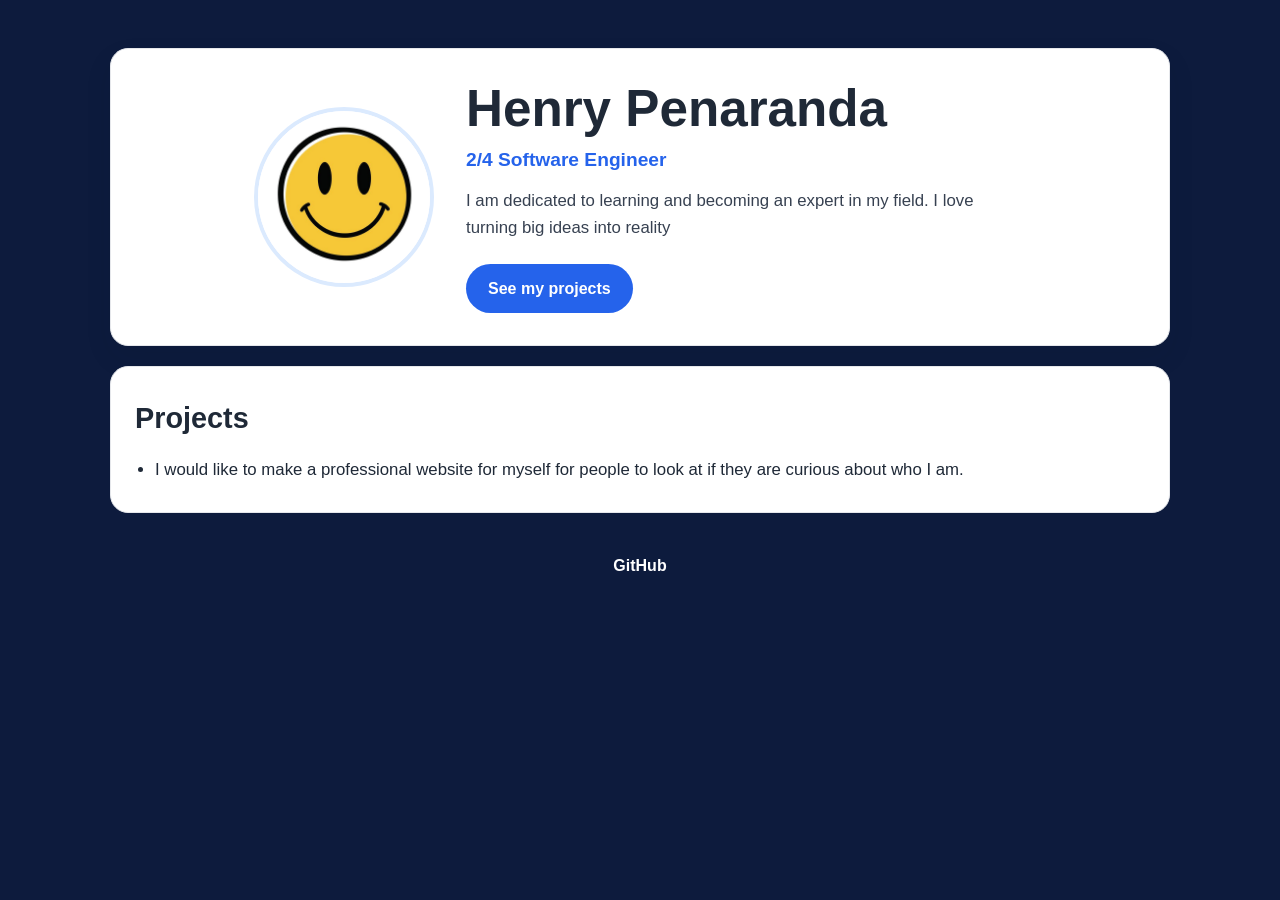
<file: labs/lab3/index.html>
<!DOCTYPE html>
<html lang="en">
  <head>
    <meta charset="UTF-8" />
    <meta name="viewport" content="width=device-width, initial-scale=1.0" />
    <title>Henry Penaranda</title>
    <link rel="stylesheet" href="./style.css" />
  </head>
  <body>
    <header class="site-header">
      <div class="hero">
        <img
          class="avatar"
          src="./assets/avatar.jpg"
          width="180"
          height="180"
          alt="Henry Penaranda"
        />
        <div class="hero-copy">
          <h1>Henry Penaranda</h1>
          <p class="subtitle">2/4 Software Engineer</p>
          <p class="bio">I am dedicated to learning and becoming an expert in my field. I love turning big ideas into reality</p>
          <a class="button" href="#projects">See my projects</a>
        </div>
      </div>
    </header>

    <main>
      <section id="projects" class="projects">
        <h2>Projects</h2>
        <ul>
          <li>I would like to make a professional website for myself for people to look at if they are curious about who I am.</li>
        </ul>
      </section>
    </main>

    <footer class="site-footer">
      <a href="https://github.com/hpenaran" target="_blank" rel="noopener">GitHub</a>
    </footer>
  </body>
</html>
</file>
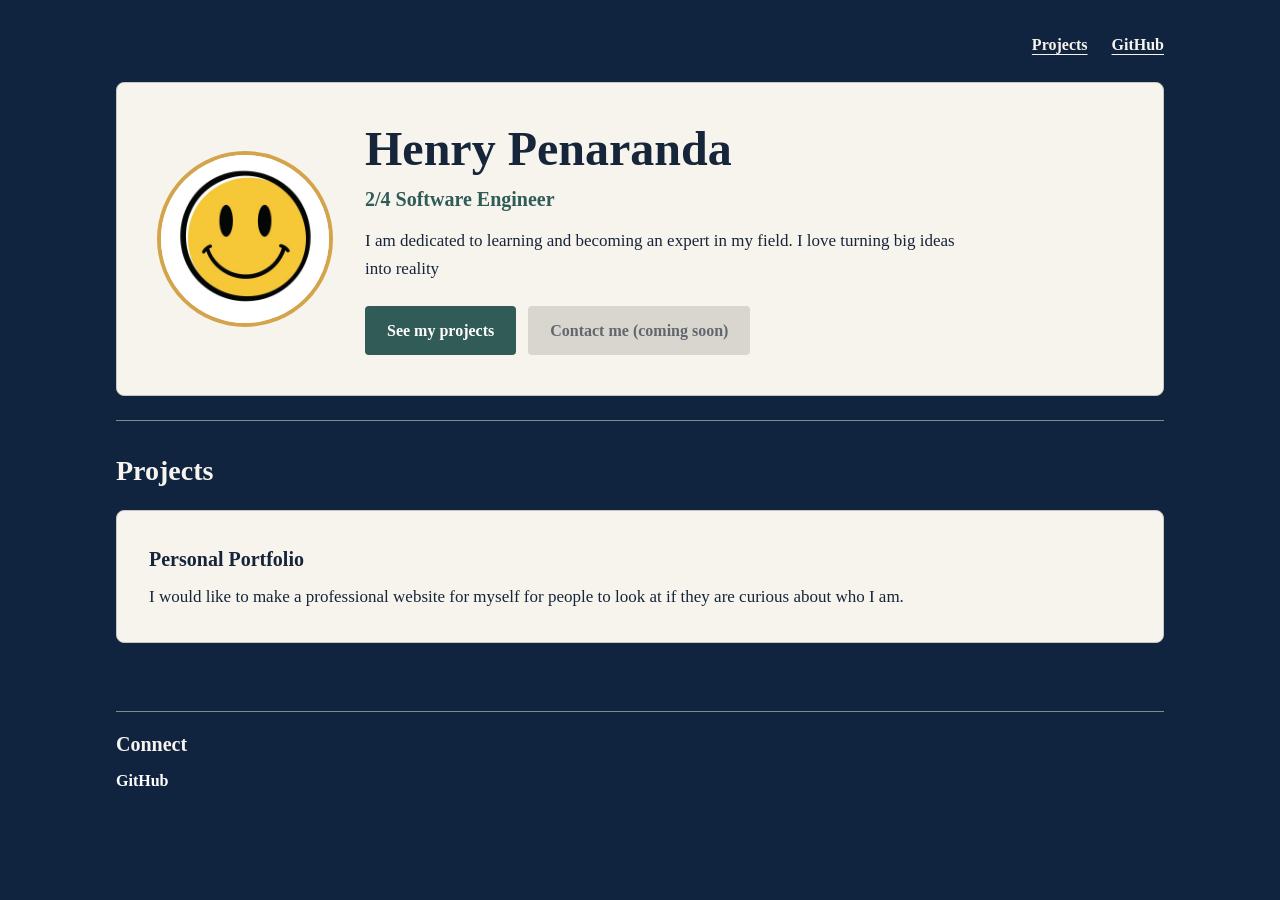
<file: labs/lab4/index.html>
<!DOCTYPE html>
<html lang="en">
  <head>
    <meta charset="UTF-8" />
    <meta name="viewport" content="width=device-width, initial-scale=1.0" />
    <title>Henry Penaranda</title>
    <link rel="stylesheet" href="./style.css" />
  </head>
  <body class="page">
    <header class="site-header">
      <nav class="site-nav" aria-label="Main navigation">
        <a class="nav-link" href="#projects">Projects</a>
        <a class="nav-link" href="https://github.com/hpenaran" target="_blank" rel="noopener noreferrer">GitHub</a>
      </nav>
      <section class="hero" aria-labelledby="hero-title">
        <img class="avatar" src="./assets/avatar.jpg" alt="Henry Penaranda" />
        <div class="hero-copy">
          <h1 class="hero-title" id="hero-title">Henry Penaranda</h1>
          <p class="subtitle">2/4 Software Engineer</p>
          <p class="bio">I am dedicated to learning and becoming an expert in my field. I love turning big ideas into reality</p>
          <form class="hero-actions" action="#projects" method="get">
            <button class="button" type="submit">See my projects</button>
            <button class="button" type="button" disabled>Contact me (coming soon)</button>
          </form>
        </div>
      </section>
    </header>

    <main class="site-main">
      <section id="projects" class="projects" aria-labelledby="projects-title">
        <h2 class="section-title" id="projects-title">Projects</h2>
        <div class="project-list">
          <article class="card featured">
            <h3 class="card-title">Personal Portfolio</h3>
            <p>I would like to make a professional website for myself for people to look at if they are curious about who I am.</p>
          </article>
        </div>
      </section>
    </main>

    <footer class="site-footer">
      <section class="social" aria-labelledby="social-title">
        <h2 class="footer-title" id="social-title">Connect</h2>
        <a class="social-link" href="https://github.com/hpenaran" target="_blank" rel="noopener noreferrer">GitHub</a>
      </section>
    </footer>
  </body>
</html>
</file>
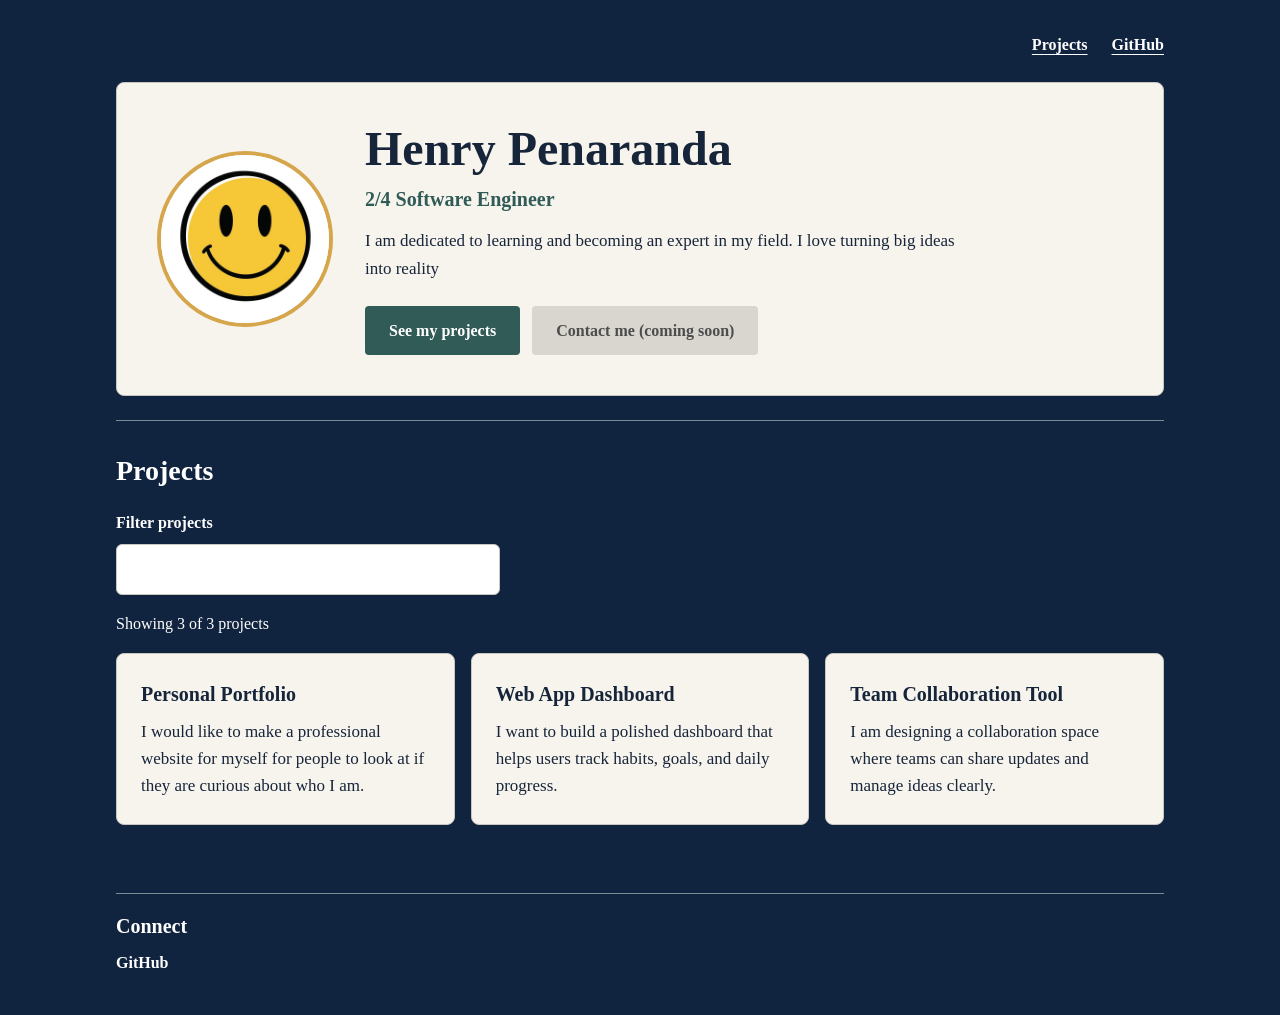
<file: labs/lab5/index.html>
<!DOCTYPE html>
<html lang="en">
  <head>
    <meta charset="UTF-8" />
    <meta name="viewport" content="width=device-width, initial-scale=1.0" />
    <title>Henry Penaranda</title>
    <link rel="stylesheet" href="./style.css" />
    <script src="./app.js" defer></script>
  </head>
  <body class="page">
    <header class="site-header">
      <nav class="site-nav" aria-label="Main navigation">
        <a class="nav-link" href="#projects">Projects</a>
        <a class="nav-link" href="https://github.com/hpenaran" target="_blank" rel="noopener noreferrer">GitHub</a>
      </nav>

      <section class="hero" aria-labelledby="hero-title">
        <img class="avatar" src="./assets/avatar.jpg" alt="Henry Penaranda" />
        <div class="hero-copy">
          <h1 class="hero-title" id="hero-title">Henry Penaranda</h1>
          <p class="subtitle">2/4 Software Engineer</p>
          <p class="bio">I am dedicated to learning and becoming an expert in my field. I love turning big ideas into reality</p>
          <div class="hero-actions">
            <a class="button" href="#projects">See my projects</a>
            <button class="button" type="button" disabled>Contact me (coming soon)</button>
          </div>
        </div>
      </section>
    </header>

    <main class="site-main">
      <section id="projects" class="projects" aria-labelledby="projects-title">
        <h2 class="section-title" id="projects-title">Projects</h2>

        <div class="filter-row">
          <label class="filter-label" for="filter-input">Filter projects</label>
          <input id="filter-input" class="filter-input" type="text" aria-label="Filter projects" />
        </div>

        <p id="project-count" class="project-count" aria-live="polite">Showing 3 of 3 projects</p>

        <div class="project-list">
          <article class="card">
            <h3 class="card-title">Personal Portfolio</h3>
            <p>I would like to make a professional website for myself for people to look at if they are curious about who I am.</p>
          </article>

          <article class="card">
            <h3 class="card-title">Web App Dashboard</h3>
            <p>I want to build a polished dashboard that helps users track habits, goals, and daily progress.</p>
          </article>

          <article class="card">
            <h3 class="card-title">Team Collaboration Tool</h3>
            <p>I am designing a collaboration space where teams can share updates and manage ideas clearly.</p>
          </article>
        </div>
      </section>
    </main>

    <footer class="site-footer">
      <section class="social" aria-labelledby="social-title">
        <h2 class="footer-title" id="social-title">Connect</h2>
        <a class="social-link" href="https://github.com/hpenaran" target="_blank" rel="noopener noreferrer">GitHub</a>
      </section>
    </footer>
  </body>
</html>
</file>
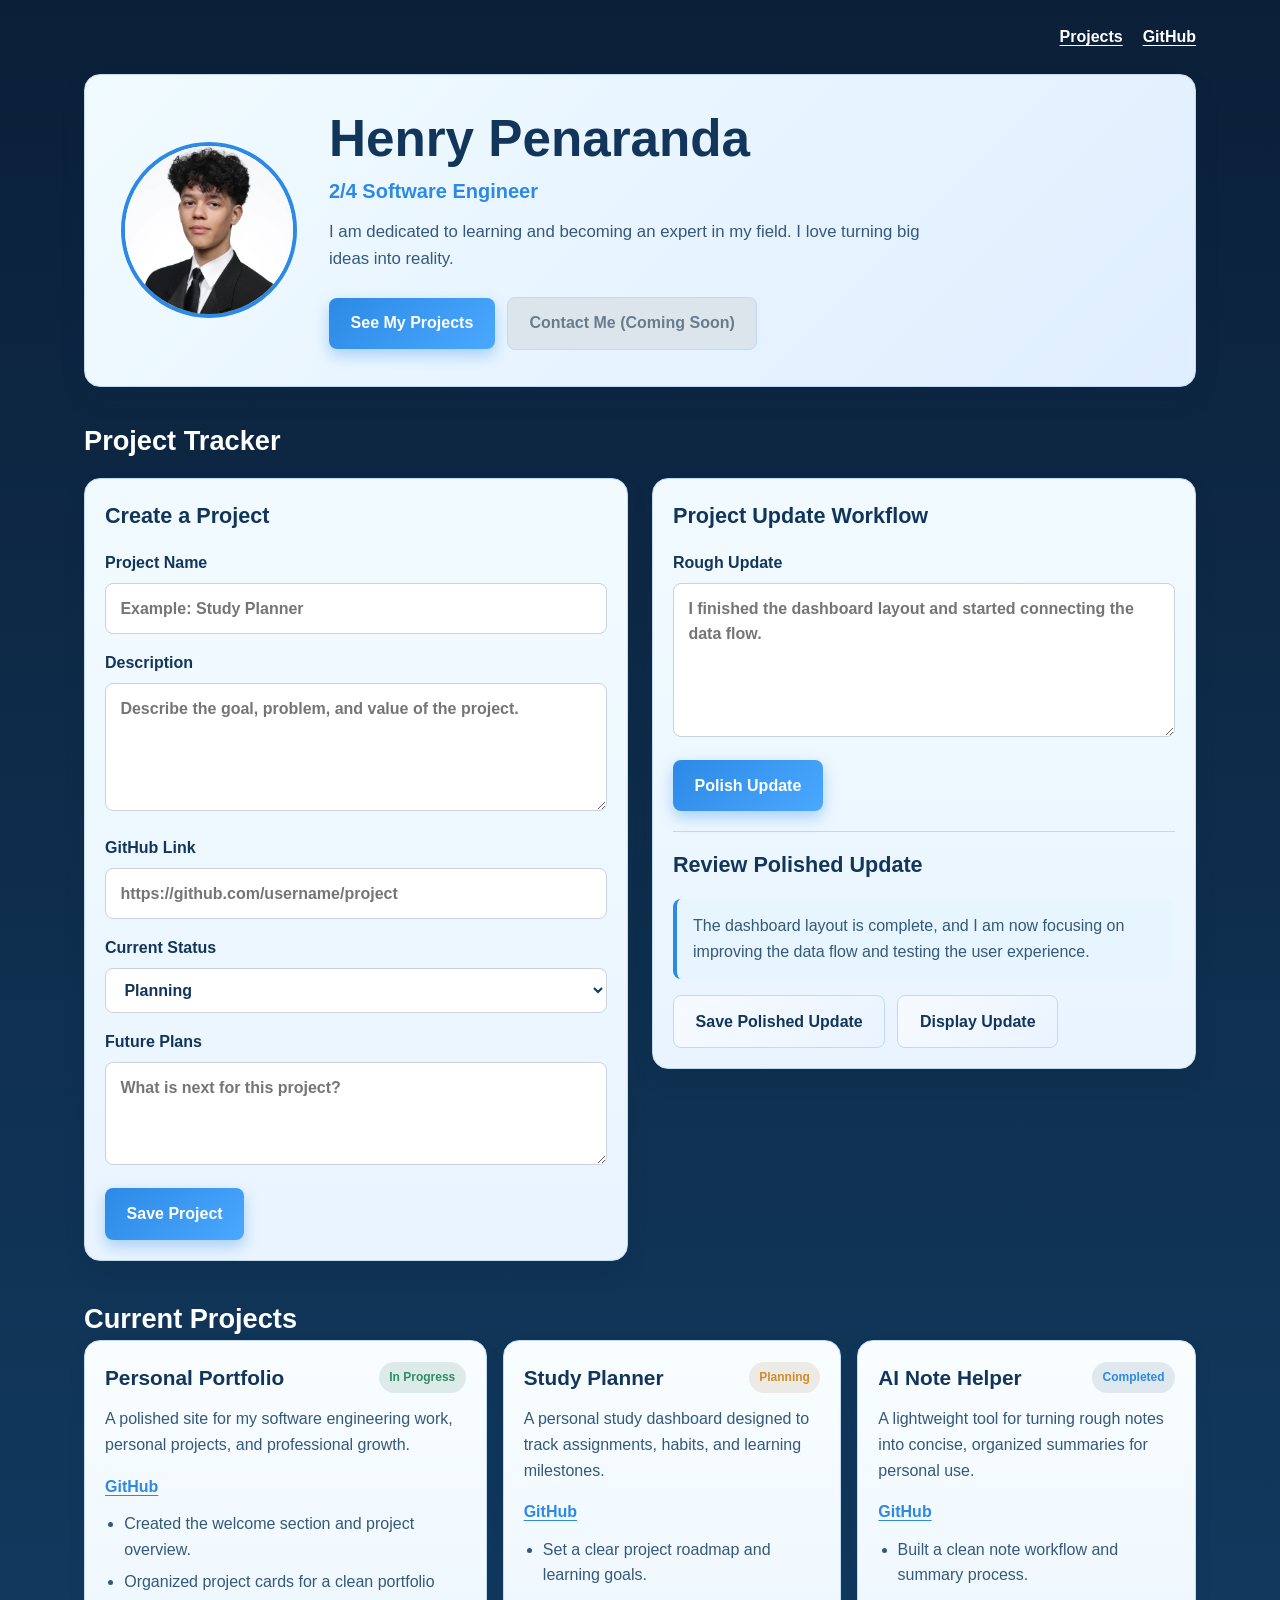
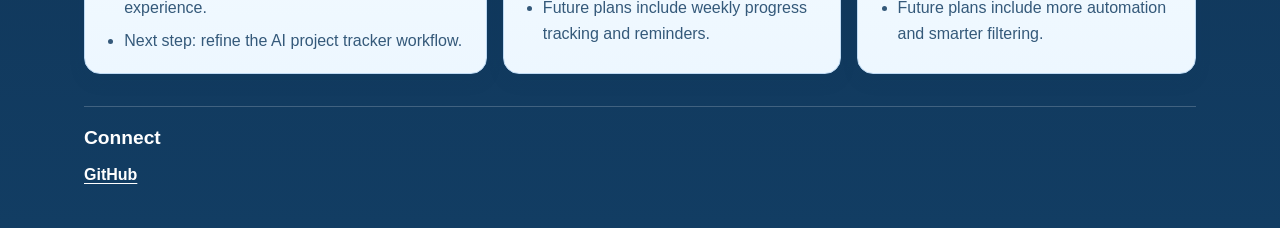
<file: projects/phase2/index.html>
<!DOCTYPE html>
<html lang="en">
  <head>
    <meta charset="UTF-8" />
    <meta name="viewport" content="width=device-width, initial-scale=1.0" />
    <title>Henry Penaranda | Project Tracker</title>
    <link rel="stylesheet" href="./style.css" />
  </head>
  <body class="page">
    <header class="site-header">
      <nav class="site-nav" aria-label="Main navigation">
        <a class="nav-link" href="#projects">Projects</a>
        <a class="nav-link" href="https://github.com/hpenaran" target="_blank" rel="noopener noreferrer">GitHub</a>
      </nav>

      <section class="hero" aria-labelledby="hero-title">
        <img class="avatar" src="./assets/avatar.jpg" alt="Henry Penaranda" />
        <div class="hero-copy">
          <h1 class="hero-title" id="hero-title">Henry Penaranda</h1>
          <p class="subtitle">2/4 Software Engineer</p>
          <p class="bio">I am dedicated to learning and becoming an expert in my field. I love turning big ideas into reality.</p>
          <form class="hero-actions" action="#projects" method="get">
            <button class="button primary-button" type="submit">See My Projects</button>
            <button class="button secondary-button" type="button" disabled>Contact Me (Coming Soon)</button>
          </form>
        </div>
      </section>
    </header>

    <main class="site-main">
      <section class="tracker" aria-labelledby="tracker-title">
        <div class="section-header">
          <h2 class="section-title" id="tracker-title">Project Tracker</h2>
        </div>

        <div class="tracker-layout">
          <form class="panel project-form" data-project-form aria-label="Create a project">
            <h3 class="panel-title">Create a Project</h3>

            <label class="field">
              <span>Project Name</span>
              <input type="text" name="project-name" placeholder="Example: Study Planner" data-required="true" />
            </label>

            <label class="field">
              <span>Description</span>
              <textarea name="project-description" rows="4" placeholder="Describe the goal, problem, and value of the project." data-required="true"></textarea>
            </label>

            <label class="field">
              <span>GitHub Link</span>
              <input type="url" name="github-link" placeholder="https://github.com/username/project" data-required="true" />
            </label>

            <label class="field">
              <span>Current Status</span>
              <select name="project-status" data-required="true">
                <option value="Planning">Planning</option>
                <option value="In Progress">In Progress</option>
                <option value="Completed">Completed</option>
                <option value="On Hold">On Hold</option>
              </select>
            </label>

            <label class="field">
              <span>Future Plans</span>
              <textarea name="future-plans" rows="3" placeholder="What is next for this project?" data-required="true"></textarea>
            </label>

            <button class="button primary-button" type="submit">Save Project</button>
          </form>

          <div class="panel update-panel" data-update-panel>
            <h3 class="panel-title">Project Update Workflow</h3>

            <form class="update-form" data-update-form aria-label="Write a rough project update">
              <label class="field">
                <span>Rough Update</span>
                <textarea name="rough-update" rows="5" placeholder="I finished the dashboard layout and started connecting the data flow." data-required="true"></textarea>
              </label>

              <div class="button-row">
                <button class="button primary-button" type="submit">Polish Update</button>
              </div>
            </form>

            <div class="review-panel" data-review-panel>
              <h3 class="panel-title">Review Polished Update</h3>
              <p class="review-output" data-polished-output>
                The dashboard layout is complete, and I am now focusing on improving the data flow and testing the user experience.
              </p>

              <div class="button-row review-actions">
                <button class="button secondary-button" type="button">Save Polished Update</button>
                <button class="button secondary-button" type="button">Display Update</button>
              </div>
            </div>
          </div>
        </div>
      </section>

      <section id="projects" class="projects" aria-labelledby="projects-title">
        <h2 class="section-title" id="projects-title">Current Projects</h2>

        <div class="project-list" data-project-list>
          <article class="card featured" data-project-card>
            <div class="card-header">
              <h3 class="card-title">Personal Portfolio</h3>
              <span class="status-tag status-active">In Progress</span>
            </div>
            <p class="card-description">
              A polished site for my software engineering work, personal projects, and professional growth.
            </p>
            <div class="card-meta">
              <a class="mini-link" href="https://github.com/hpenaran" target="_blank" rel="noopener noreferrer">GitHub</a>
            </div>
            <ul class="history-list">
              <li>Created the welcome section and project overview.</li>
              <li>Organized project cards for a clean portfolio experience.</li>
              <li>Next step: refine the AI project tracker workflow.</li>
            </ul>
          </article>

          <article class="card" data-project-card>
            <div class="card-header">
              <h3 class="card-title">Study Planner</h3>
              <span class="status-tag status-planning">Planning</span>
            </div>
            <p class="card-description">
              A personal study dashboard designed to track assignments, habits, and learning milestones.
            </p>
            <div class="card-meta">
              <a class="mini-link" href="https://github.com/hpenaran" target="_blank" rel="noopener noreferrer">GitHub</a>
            </div>
            <ul class="history-list">
              <li>Set a clear project roadmap and learning goals.</li>
              <li>Future plans include weekly progress tracking and reminders.</li>
            </ul>
          </article>

          <article class="card" data-project-card>
            <div class="card-header">
              <h3 class="card-title">AI Note Helper</h3>
              <span class="status-tag status-complete">Completed</span>
            </div>
            <p class="card-description">
              A lightweight tool for turning rough notes into concise, organized summaries for personal use.
            </p>
            <div class="card-meta">
              <a class="mini-link" href="https://github.com/hpenaran" target="_blank" rel="noopener noreferrer">GitHub</a>
            </div>
            <ul class="history-list">
              <li>Built a clean note workflow and summary process.</li>
              <li>Future plans include more automation and smarter filtering.</li>
            </ul>
          </article>
        </div>
      </section>
    </main>

    <footer class="site-footer">
      <section class="social" aria-labelledby="social-title">
        <h2 class="footer-title" id="social-title">Connect</h2>
        <a class="social-link" href="https://github.com/hpenaran" target="_blank" rel="noopener noreferrer">GitHub</a>
      </section>
    </footer>
  </body>
</html>
</file>
<file: labs/lab3/style.css>
* {
  box-sizing: border-box;
}

html {
  scroll-behavior: smooth;
}

body {
  margin: 0;
  font-family: Arial, Helvetica, sans-serif;
  background: #0d1b3d;
  color: #1f2937;
  line-height: 1.6;
  overflow-x: hidden;
}

img {
  max-width: 100%;
  display: block;
}

.site-header,
main,
.site-footer {
  width: min(100%, 1100px);
  margin: 0 auto;
}

.site-header {
  padding: 48px 20px 20px;
}

.hero {
  display: flex;
  align-items: center;
  justify-content: center;
  gap: 32px;
  padding: 32px 24px;
  background: #ffffff;
  border: 1px solid #e5e7eb;
  border-radius: 18px;
  box-shadow: 0 12px 28px rgba(15, 23, 42, 0.08);
}

.avatar {
  width: 180px;
  height: 180px;
  border-radius: 50%;
  object-fit: cover;
  border: 4px solid #dbeafe;
}

.hero-copy {
  max-width: 560px;
}

h1 {
  margin: 0 0 8px;
  font-size: clamp(2.2rem, 4vw, 3.4rem);
  line-height: 1.1;
}

.subtitle {
  margin: 0 0 12px;
  font-size: 1.2rem;
  font-weight: 700;
  color: #2563eb;
}

.bio {
  margin: 0 0 22px;
  font-size: 1.05rem;
  color: #374151;
}

.button {
  display: inline-block;
  padding: 12px 22px;
  background: #2563eb;
  color: #ffffff;
  text-decoration: none;
  border-radius: 999px;
  font-weight: 700;
}

.button:hover,
.button:focus {
  background: #1d4ed8;
}

main {
  padding: 0 20px 40px;
}

.projects {
  background: #ffffff;
  border: 1px solid #e5e7eb;
  border-radius: 18px;
  padding: 28px 24px;
}

.projects h2 {
  margin-top: 0;
  margin-bottom: 16px;
  font-size: 1.8rem;
}

.projects ul {
  margin: 0;
  padding-left: 20px;
}

.projects li {
  font-size: 1.05rem;
}

.site-footer {
  padding: 0 20px 40px;
  text-align: center;
}

.site-footer a {
  color: #ffffff;
  text-decoration: none;
  font-weight: 700;
}

@media (max-width: 768px) {
  .site-header,
  main,
  .site-footer {
    width: 100%;
  }

  .hero {
    flex-direction: column;
    text-align: center;
    gap: 18px;
    padding: 28px 20px;
  }

  .avatar {
    width: 150px;
    height: 150px;
  }

  .hero-copy {
    max-width: 100%;
  }

  .projects {
    padding: 22px 18px;
  }
}
</file>
<file: labs/lab4/style.css>
*, *::before, *::after { box-sizing: border-box; }

.page {
  margin: 0;
  min-height: 100vh;
  font-family: Georgia, 'Times New Roman', serif;
  background: #10233f;
  color: #f7f4ed;
  line-height: 1.6;
}

.page img {
  max-width: 100%;
  display: block;
}

.site-header,
.site-main,
.site-footer {
  width: min(100%, 68rem);
  margin: 0 auto;
}

.site-header {
  padding: 2rem 1.25rem 1.5rem;
}

.site-nav {
  display: flex;
  justify-content: flex-end;
  gap: 1.5rem;
  padding: 0 0 1.5rem;
}

.nav-link {
  color: #f7f4ed;
  font-size: 1rem;
  font-weight: 700;
  text-decoration-thickness: 0.08rem;
  text-underline-offset: 0.25rem;
}

.hero {
  display: flex;
  align-items: center;
  gap: 2rem;
  padding: 2.5rem;
  background: #f7f4ed;
  color: #17253a;
  border: 1px solid #c8c6bf;
  border-radius: 0.5rem;
}

.avatar {
  flex: 0 0 11rem;
  width: 11rem;
  height: 11rem;
  border-radius: 50%;
  object-fit: cover;
  border: 0.25rem solid #d4a44c;
}

.hero-copy {
  max-width: 38rem;
}

.hero-actions {
  display: flex;
  flex-wrap: wrap;
  align-items: center;
  gap: 0.75rem;
}

.hero-title {
  margin: 0 0 0.5rem;
  font-size: 3rem;
  line-height: 1.1;
}

.subtitle {
  margin: 0 0 0.75rem;
  font-size: 1.25rem;
  font-weight: 700;
  color: #315b57;
}

.bio {
  margin: 0 0 1.5rem;
  font-size: 1.0625rem;
  overflow-wrap: anywhere;
}

.button {
  padding: 0.75rem 1.375rem;
  background: #315b57;
  color: #ffffff;
  border: 0;
  border-radius: 0.25rem;
  font: inherit;
  font-weight: 700;
  cursor: pointer;
}

.button:not(:disabled):hover {
  background: #244541;
}

.button:not(:disabled):focus-visible {
  outline: 0.125rem solid #d4a44c;
  outline-offset: 0.1875rem;
}

.button:not(:disabled):active {
  background: #17253a;
  transform: translateY(0.125rem);
}

.button:disabled {
  background: #d8d6cf;
  color: #62676d;
  cursor: not-allowed;
}

.site-main {
  padding: 0 1.25rem 2.5rem;
}

.projects {
  padding: 1.75rem 0;
  border-top: 1px solid #79908b;
}

.section-title {
  margin-top: 0;
  margin-bottom: 1rem;
  font-size: 1.75rem;
}

.project-list {
  display: flex;
  flex-wrap: wrap;
  gap: 1rem;
}

.card {
  flex: 1 1 20rem;
  min-width: 0;
  padding: 1.5rem;
  background: #f7f4ed;
  color: #17253a;
  border: 1px solid #c8c6bf;
  border-radius: 0.5rem;
}

.featured {
  padding: 2rem;
}

.card p {
  margin: 0;
  font-size: 1.0625rem;
  overflow-wrap: anywhere;
}

.card-title {
  margin: 0 0 0.5rem;
  font-size: 1.25rem;
}

.site-footer {
  padding: 0 1.25rem 2.5rem;
}

.social {
  padding-top: 1rem;
  border-top: 1px solid #79908b;
}

.footer-title {
  margin: 0 0 0.5rem;
  font-size: 1.25rem;
}

.social-link {
  color: #ffffff;
  text-decoration: none;
  font-weight: 700;
}

@media (max-width: 48rem) {
  .site-header { padding-top: 1rem; }
  .site-nav { justify-content: center; }
  .hero {
    flex-direction: column;
    gap: 1.25rem;
    padding: 1.75rem 1.25rem;
    text-align: center;
  }
  .avatar { flex-basis: 9rem; width: 9rem; height: 9rem; }
  .hero-copy { max-width: 100%; }
  .hero-title { font-size: 2.25rem; }
  .hero-actions { justify-content: center; }
  .project-list { flex-direction: column; }
  .site-main { padding-bottom: 1.5rem; }
}
</file>
<file: labs/lab5/style.css>
*, *::before, *::after { box-sizing: border-box; }

:root {
  --page-bg: #10233f;
  --panel-bg: #f7f4ed;
  --panel-text: #17253a;
  --brand-dark: #315b57;
  --brand-dark-hover: #244541;
  --brand-dark-active: #132b3d;
  --muted: #d8d6cf;
  --accent: #d5a64c;
  --border: #c8c6bf;
  --line: #7a8b95;
}

body {
  margin: 0;
  min-height: 100vh;
  font-family: Georgia, 'Times New Roman', serif;
  background: var(--page-bg);
  color: #ffffff;
  line-height: 1.6;
}

img {
  display: block;
  max-width: 100%;
}

.site-header,
.site-main,
.site-footer {
  width: min(100%, 68rem);
  margin: 0 auto;
}

.site-header {
  padding: 2rem 1.25rem 1.5rem;
}

.site-nav {
  display: flex;
  justify-content: flex-end;
  gap: 1.5rem;
  padding: 0 0 1.5rem;
}

.nav-link {
  color: #ffffff;
  font-size: 1rem;
  font-weight: 700;
  text-decoration-thickness: 0.08rem;
  text-underline-offset: 0.25rem;
}

.hero {
  display: flex;
  align-items: center;
  gap: 2rem;
  padding: 2.5rem;
  background: var(--panel-bg);
  color: var(--panel-text);
  border: 0.0625rem solid var(--border);
  border-radius: 0.5rem;
}

.avatar {
  flex: 0 0 11rem;
  width: 11rem;
  height: 11rem;
  border-radius: 50%;
  object-fit: cover;
  border: 0.25rem solid var(--accent);
}

.hero-copy {
  max-width: 38rem;
}

.hero-title {
  margin: 0 0 0.5rem;
  font-size: 3rem;
  line-height: 1.1;
}

.subtitle {
  margin: 0 0 0.75rem;
  font-size: 1.25rem;
  font-weight: 700;
  color: var(--brand-dark);
}

.bio {
  margin: 0 0 1.5rem;
  font-size: 1.0625rem;
  overflow-wrap: anywhere;
}

.hero-actions {
  display: flex;
  flex-wrap: wrap;
  align-items: center;
  gap: 0.75rem;
}

.button {
  display: inline-flex;
  align-items: center;
  justify-content: center;
  padding: 0.75rem 1.5rem;
  background: var(--brand-dark);
  color: #ffffff;
  border: 0;
  border-radius: 0.25rem;
  font: inherit;
  font-weight: 700;
  text-decoration: none;
  cursor: pointer;
  transition: background-color 0.2s ease, transform 0.2s ease;
}

.button:hover {
  background: var(--brand-dark-hover);
}

.button:focus-visible {
  outline: 0.1875rem solid var(--accent);
  outline-offset: 0.125rem;
}

.button:active {
  background: var(--brand-dark-active);
  transform: translateY(0.125rem);
}

.button:disabled {
  background: var(--muted);
  color: #4d4d4d;
  cursor: not-allowed;
  box-shadow: none;
}

.site-main {
  padding: 0 1.25rem 2.5rem;
}

.projects {
  padding: 1.75rem 0;
  border-top: 0.0625rem solid var(--line);
}

.section-title {
  margin: 0 0 1rem;
  font-size: 1.75rem;
}

.filter-row {
  display: flex;
  flex-direction: column;
  gap: 0.5rem;
  margin-bottom: 1rem;
}

.filter-label {
  font-size: 1rem;
  font-weight: 700;
}

.filter-input {
  width: min(100%, 24rem);
  padding: 0.75rem 1rem;
  border: 0.0625rem solid var(--border);
  border-radius: 0.375rem;
  font: inherit;
}

.project-count {
  margin: 0 0 1rem;
  font-size: 1rem;
}

.project-list {
  display: flex;
  flex-wrap: wrap;
  gap: 1rem;
}

.card {
  flex: 1 1 18rem;
  min-width: 0;
  padding: 1.5rem;
  background: var(--panel-bg);
  color: var(--panel-text);
  border: 0.0625rem solid var(--border);
  border-radius: 0.5rem;
}

.is-hidden {
  display: none;
}

.card-title {
  margin: 0 0 0.5rem;
  font-size: 1.25rem;
}

.card p {
  margin: 0;
  font-size: 1.0625rem;
  overflow-wrap: anywhere;
}

.site-footer {
  padding: 0 1.25rem 2.5rem;
}

.social {
  padding-top: 1rem;
  border-top: 0.0625rem solid var(--line);
}

.footer-title {
  margin: 0 0 0.5rem;
  font-size: 1.25rem;
}

.social-link {
  color: #ffffff;
  text-decoration: none;
  font-weight: 700;
}

@media (max-width: 47.9375rem) {
  .site-header {
    padding-top: 1rem;
  }

  .site-nav {
    justify-content: center;
  }

  .hero {
    flex-direction: column;
    gap: 1.25rem;
    padding: 1.75rem 1.25rem;
    text-align: center;
  }

  .avatar {
    flex-basis: 9rem;
    width: 9rem;
    height: 9rem;
  }

  .hero-copy {
    max-width: 100%;
  }

  .hero-title {
    font-size: 2.25rem;
  }

  .hero-actions {
    justify-content: center;
  }

  .project-list {
    flex-direction: column;
  }

  .site-main {
    padding-bottom: 1.5rem;
  }
}
</file>
<file: projects/phase2/style.css>
*, *::before, *::after { box-sizing: border-box; }

:root {
  --page-bg: #0b1f38;
  --page-bg-alt: #123d63;
  --page-gradient: linear-gradient(180deg, #0b1f38 0%, #123d63 100%);
  --panel-bg: #ebf7ff;
  --card-bg: #f8fcff;
  --panel-border: #bfdaf3;
  --primary: #2c8ae6;
  --primary-dark: #1d6bbd;
  --primary-soft: #e7f5ff;
  --text: #12365b;
  --text-soft: #34597a;
  --white: #ffffff;
  --muted: #687c8e;
  --gold: #f5c76a;
  --success: #2f8d67;
  --warning: #d18c2b;
  --shadow: rgba(13, 38, 64, 0.2);
}

html {
  scroll-behavior: smooth;
}

body {
  margin: 0;
  min-height: 100vh;
  font-family: Arial, Helvetica, sans-serif;
  background: var(--page-gradient);
  color: var(--white);
  line-height: 1.6;
  overflow-x: hidden;
}

img {
  display: block;
  max-width: 100%;
}

a {
  color: inherit;
}

button,
input,
textarea,
select {
  font: inherit;
}

.site-header,
.site-main,
.site-footer {
  width: min(100%, 72rem);
  margin: 0 auto;
}

.site-header {
  padding: 1.5rem 1.25rem 0;
}

.site-nav {
  display: flex;
  justify-content: flex-end;
  gap: 1.25rem;
  padding-bottom: 1.5rem;
}

.nav-link {
  color: var(--white);
  text-decoration: underline;
  text-underline-offset: 0.2rem;
  text-decoration-thickness: 0.08rem;
  font-weight: 700;
}

.hero {
  display: flex;
  align-items: center;
  gap: 2rem;
  padding: 2.25rem;
  background: linear-gradient(135deg, #f1fbff 0%, #dfeeff 100%);
  color: var(--text);
  border: 0.0625rem solid var(--panel-border);
  border-radius: 1rem;
  box-shadow: 0 0.75rem 1.4rem var(--shadow);
}

.avatar {
  flex: 0 0 11rem;
  width: 11rem;
  height: 11rem;
  object-fit: cover;
  border-radius: 50%;
  border: 0.25rem solid var(--primary);
}

.hero-copy {
  max-width: 38rem;
}

.hero-title {
  margin: 0 0 0.5rem;
  font-size: clamp(2.1rem, 4vw, 3.2rem);
  line-height: 1.1;
}

.subtitle {
  margin: 0 0 0.75rem;
  color: var(--primary);
  font-size: 1.25rem;
  font-weight: 700;
}

.bio {
  margin: 0 0 1.5rem;
  color: var(--text-soft);
  font-size: 1.05rem;
  overflow-wrap: anywhere;
}

.hero-actions,
.button-row {
  display: flex;
  flex-wrap: wrap;
  gap: 0.75rem;
  align-items: center;
}

.button {
  border: 0;
  border-radius: 0.5rem;
  padding: 0.8rem 1.35rem;
  font-weight: 700;
  cursor: pointer;
  transition: background-color 0.2s ease, transform 0.2s ease, box-shadow 0.2s ease;
}

.primary-button {
  background: linear-gradient(135deg, var(--primary) 0%, #4aa8ff 100%);
  color: var(--white);
  box-shadow: 0 0.4rem 0.9rem rgba(44, 138, 230, 0.35);
}

.primary-button:hover {
  background: linear-gradient(135deg, var(--primary-dark) 0%, #377ad7 100%);
}

.primary-button:focus-visible {
  outline: 0.125rem solid var(--gold);
  outline-offset: 0.125rem;
}

.primary-button:active {
  background: linear-gradient(135deg, #134d87 0%, #1a5ea6 100%);
  transform: translateY(0.125rem);
}

.primary-button:disabled {
  background: #cfe0eb;
  color: #567089;
  cursor: not-allowed;
  box-shadow: none;
}

.secondary-button {
  background: linear-gradient(135deg, #f6fbff 0%, #eaf3ff 100%);
  color: var(--text);
  border: 0.0625rem solid var(--panel-border);
}

.secondary-button:hover {
  background: linear-gradient(135deg, #edf6ff 0%, #dfeefd 100%);
}

.secondary-button:focus-visible {
  outline: 0.125rem solid var(--gold);
  outline-offset: 0.125rem;
}

.secondary-button:active {
  background: linear-gradient(135deg, #e1effd 0%, #d3e5fb 100%);
  transform: translateY(0.125rem);
}

.secondary-button:disabled {
  background: #dde5ec;
  color: var(--muted);
  cursor: not-allowed;
}

.site-main {
  padding: 2rem 1.25rem 2rem;
}

.tracker {
  margin-bottom: 2rem;
}

.section-header {
  margin-bottom: 1rem;
}

.section-title {
  margin: 0;
  font-size: clamp(1.7rem, 2vw, 2.3rem);
  color: var(--white);
}

.tracker-layout {
  display: flex;
  flex-wrap: wrap;
  gap: 1.5rem;
  align-items: flex-start;
}

.panel {
  flex: 1 1 22rem;
  min-width: 0;
  background: linear-gradient(180deg, #f1fbff 0%, #eaf4ff 100%);
  color: var(--text);
  border: 0.0625rem solid var(--panel-border);
  border-radius: 1rem;
  padding: 1.25rem;
  box-shadow: 0 0.65rem 1.2rem var(--shadow);
}

.panel-title {
  margin: 0 0 1rem;
  font-size: 1.35rem;
}

.field {
  display: block;
  margin-bottom: 1rem;
  font-weight: 700;
  color: var(--text);
}

.field span {
  display: block;
  margin-bottom: 0.45rem;
}

.field input,
.field textarea,
.field select {
  width: 100%;
  border: 0.0625rem solid #c9d3d9;
  border-radius: 0.5rem;
  background: #ffffff;
  color: var(--text);
  padding: 0.75rem 0.9rem;
}

.field textarea {
  resize: vertical;
  min-height: 6.25rem;
}

.review-panel {
  margin-top: 1.25rem;
  padding-top: 1rem;
  border-top: 0.0625rem solid rgba(32, 71, 92, 0.18);
}

.review-output {
  margin: 0 0 1rem;
  color: var(--text-soft);
  background: var(--primary-soft);
  border-left: 0.25rem solid var(--primary);
  border-radius: 0.5rem;
  padding: 0.9rem 1rem;
}

.projects {
  padding-top: 0.25rem;
}

.project-list {
  display: flex;
  flex-wrap: wrap;
  gap: 1rem;
}

.card {
  flex: 1 1 18rem;
  min-width: 0;
  background: linear-gradient(180deg, #f9fdff 0%, #edf7ff 100%);
  color: var(--text);
  border: 0.0625rem solid var(--panel-border);
  border-radius: 1rem;
  padding: 1.25rem;
  box-shadow: 0 0.5rem 1rem rgba(18, 54, 91, 0.12);
}

.featured {
  flex: 1 1 22rem;
}

.card-header {
  display: flex;
  justify-content: space-between;
  align-items: center;
  gap: 0.75rem;
  margin-bottom: 0.75rem;
}

.card-title {
  margin: 0;
  font-size: 1.3rem;
}

.status-tag {
  display: inline-flex;
  align-items: center;
  justify-content: center;
  padding: 0.35rem 0.65rem;
  border-radius: 999px;
  font-size: 0.75rem;
  font-weight: 700;
}

.status-active {
  background: rgba(61, 125, 95, 0.14);
  color: var(--success);
}

.status-planning {
  background: rgba(154, 109, 45, 0.12);
  color: var(--warning);
}

.status-complete {
  background: rgba(45, 91, 116, 0.12);
  color: var(--primary);
}

.card-description {
  margin: 0 0 1rem;
  color: var(--text-soft);
}

.card-meta {
  margin-bottom: 0.75rem;
}

.mini-link {
  color: var(--primary);
  font-weight: 700;
  text-decoration: underline;
  text-underline-offset: 0.2rem;
}

.history-list {
  margin: 0;
  padding-left: 1.2rem;
  color: var(--text-soft);
}

.history-list li + li {
  margin-top: 0.45rem;
}

.site-footer {
  padding: 0 1.25rem 2.5rem;
}

.social {
  border-top: 0.0625rem solid rgba(255, 255, 255, 0.2);
  padding-top: 1rem;
}

.footer-title {
  margin: 0 0 0.5rem;
  font-size: 1.2rem;
}

.social-link {
  color: var(--white);
  font-weight: 700;
  text-decoration: underline;
  text-underline-offset: 0.2rem;
}

@media (max-width: 47.9375rem) {
  .site-header {
    padding-top: 1rem;
  }

  .site-nav {
    justify-content: center;
  }

  .hero {
    flex-direction: column;
    gap: 1.25rem;
    padding: 1.5rem 1.1rem;
    text-align: center;
  }

  .avatar {
    width: 9rem;
    height: 9rem;
    flex-basis: 9rem;
  }

  .hero-copy {
    max-width: 100%;
  }

  .hero-actions,
  .button-row,
  .review-actions {
    justify-content: center;
  }

  .tracker-layout,
  .project-list {
    flex-direction: column;
  }

  .card,
  .panel,
  .featured {
    flex-basis: auto;
  }

  .card-header {
    flex-direction: column;
    align-items: flex-start;
  }
}
</file>
